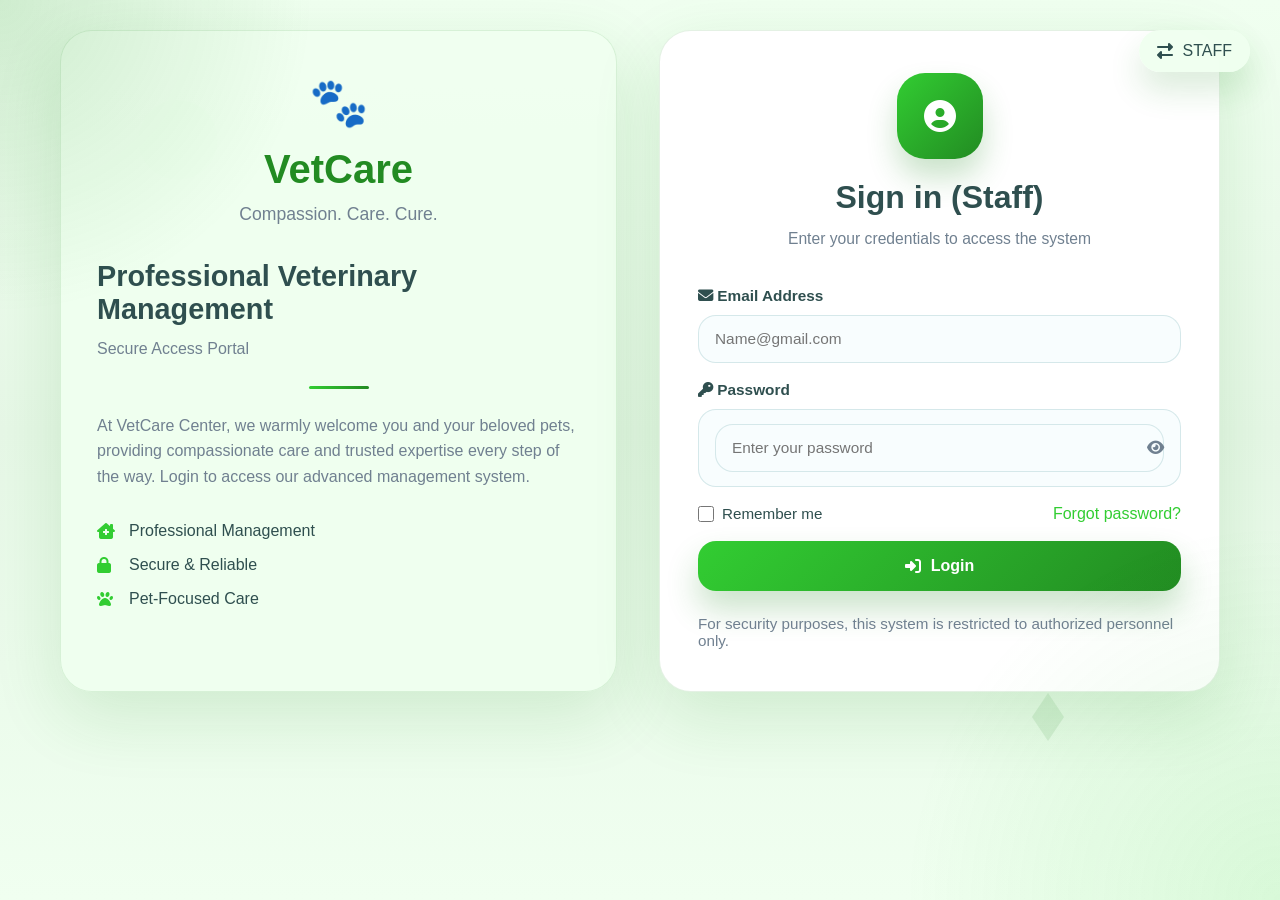
<file: index.html>
<!DOCTYPE html>
<html lang="en">
<head>
  <meta charset="UTF-8">
  <meta name="viewport" content="width=device-width, initial-scale=1.0">
  <title>VetCare Login - Professional Veterinary Management System</title>
  <link rel="stylesheet" href="Vet_log_CSS.css">
  <link rel="stylesheet" href="https://cdnjs.cloudflare.com/ajax/libs/font-awesome/6.5.0/css/all.min.css">
</head>

<body>

<div class="container">

  <!-- BACKGROUND DECORATION -->
  <div class="decoration decoration-1"></div>
  <div class="decoration decoration-2"></div>

  <!-- TOP RIGHT TOGGLE -->
  <div class="toggle" onclick="switchRole()">
    <i class="fas fa-exchange-alt"></i>
    <span id="roleText">STAFF</span>
  </div>

  <!-- LEFT SIDE BRANDING -->
  <div class="left">
    <div class="logo-section">
      <div class="logo-icon">🐾</div>
      <h1>VetCare</h1>
      <p class="tagline">Compassion. Care. Cure.</p>
    </div>

    <h2>Professional Veterinary Management</h2>
    <p>Secure Access Portal</p>

    <div class="line"></div>

    <p class="desc">
      At VetCare Center, we warmly welcome you and your beloved pets, providing compassionate care and trusted expertise every step of the way. Login to access our advanced management system.
    </p>

    <div class="features">
      <div class="feature-item">
        <i class="fas fa-clinic-medical"></i>
        <span>Professional Management</span>
      </div>
      <div class="feature-item">
        <i class="fas fa-lock"></i>
        <span>Secure & Reliable</span>
      </div>
      <div class="feature-item">
        <i class="fas fa-paw"></i>
        <span>Pet-Focused Care</span>
      </div>
    </div>
  </div>

  <!-- LOGIN CARD -->
  <div class="login-card">
    <div class="card-header">
      <div class="header-icon">
        <i class="fas fa-user-circle"></i>
      </div>
      <h2 id="formTitle">Sign in (Staff)</h2>
      <p id="formSubtitle">Enter your credentials to access the system</p>
    </div>

    <form id="loginForm" onsubmit="handleLogin(event)">
      <div class="form-group">
        <label for="email">
          <i class="fas fa-envelope"></i> Email Address
        </label>
        <input type="email" id="email" placeholder="Name@gmail.com" required>
        <span class="error-message" id="emailError"></span>
      </div>

      <div class="form-group">
        <label for="password">
          <i class="fas fa-key"></i> Password
        </label>
        <div class="password-field">
          <input type="password" id="password" placeholder="Enter your password" required>
          <i class="fas fa-eye toggle-password" onclick="togglePasswordVisibility()"></i>
        </div>
        <span class="error-message" id="passwordError"></span>
      </div>

      <div class="remember-section">
        <label class="checkbox">
          <input type="checkbox" id="rememberMe">
          <span>Remember me</span>
        </label>
        <a href="#" class="forgot-password">Forgot password?</a>
      </div>

      <button type="submit" class="login-btn">
        <i class="fas fa-sign-in-alt"></i> Login
      </button>

      <div class="message" id="loginMessage"></div>
    </form>

    <div class="footer-text">
      <p>For security purposes, this system is restricted to authorized personnel only.</p>
    </div>
  </div>

</div>

<script src="Vet_log_JS.js"></script>
</body>
</html>
</file>
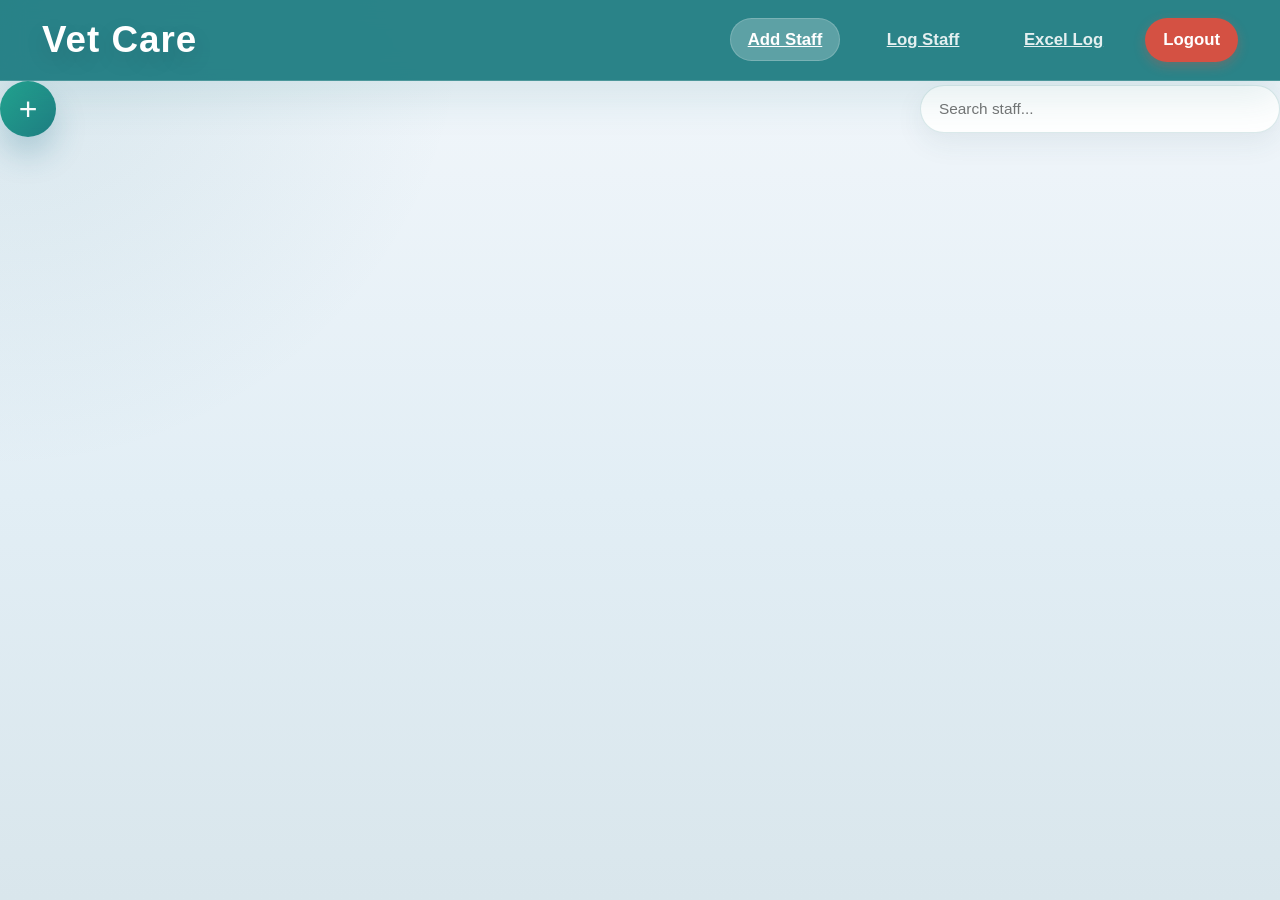
<file: Vet_Admin_HTML.html>
<!DOCTYPE html>
<html lang="en">
<head>
    <meta charset="UTF-8">
    <meta name="viewport" content="width=device-width, initial-scale=1.0">
    <title>Vet Care Admin</title>
    <link rel="stylesheet" href="Vet_Admin_CSS.css">
    <link rel="stylesheet" href="https://cdnjs.cloudflare.com/ajax/libs/font-awesome/6.5.0/css/all.min.css">
</head>
<body>
    <header class="navbar">
        <div class="logo">Vet Care</div>
        <div class="nav-container">
            <nav>
                <a href="#" class="nav-btn active">Add Staff</a>
                <a href="#" class="nav-btn">Log Staff</a>
                <a href="#" class="nav-btn">Excel Log</a>
            </nav>
            <button class="logout-btn" onclick="logout()">Logout</button>
        </div>
    </header>
    <main>
        <section class="staff-section">
            <div class="staff-controls">
                <button class="add-btn" id="openModal">+</button>
                <input type="text" id="searchBar" placeholder="Search staff...">
            </div>
            <div id="staffCards" class="staff-cards"></div>
        </section>
        <section class="excel-log-section" style="display: none;">
            <div class="excel-controls">
                <div class="excel-search-filter">
                    <input type="text" id="excelSearchInput" placeholder="Search by owner name, cell number...">
                    <select id="excelFilterSelect">
                        <option value="">All Records</option>
                        <option value="owner">Filter by Owner Name</option>
                        <option value="cell">Filter by Cell Number</option>
                        <option value="date">Filter by Date</option>
                    </select>
                </div>
                <div class="excel-action-btns">
                    <button class="delete-all-btn" id="deleteAllBtn">Delete All</button>
                    <button class="export-btn" id="exportBtn">Excel Extract</button>
                </div>
            </div>
            <div id="lastExtractionInfo" class="last-extraction-info" style="margin: 0 20px 18px; color: #1f7d82; font-weight: 700; font-size: 0.95rem; display: none;"></div>
            <div id="excelLogTableContainer">
                <table id="excelLogTable">
                    <thead>
                        <tr>
                            <th>#</th>
                            <th>Date Logged</th>
                            <th>Owner Name</th>
                            <th>Cell Number</th>
                            <th>Birth Date</th>
                            <th>Address</th>
                            <th>Owner Code</th>
                            <th>Pet Name</th>
                            <th>Pets / LiveStock</th>
                            <th>Sex</th>
                            <th>Save Date</th>
                            <th>Symptoms</th>
                            <th>Medication</th>
                        </tr>
                    </thead>
                    <tbody id="excelLogTableBody">
                    </tbody>
                </table>
            </div>
        </section>
    </main>
    <!-- Add Staff Modal -->
    <div id="staffModal" class="modal">
        <div class="modal-content modal-wide">
            <span class="close" id="closeModal">&times;</span>
            <h2 id="formTitle">Register New Staff</h2>
            <form id="staffForm">
                <div class="form-row">
                    <label>Full Name:<input type="text" id="fullName" required><span class="error-msg" id="fullNameErr"></span></label>
                    <label>Gender:<select id="gender" required>
                        <option value="">Select Gender</option>
                        <option value="Male">Male</option>
                        <option value="Female">Female</option>
                        <option value="LGBTQ+">LGBTQ+</option>
                    </select><span class="error-msg" id="genderErr"></span></label>
                </div>
                <div class="form-row">
                    <label>Birth Date:<input type="date" id="birthDate" required><span class="error-msg" id="birthDateErr"></span></label>
                    <label>Age:<input type="text" id="age" readonly></label>
                </div>
                <div class="form-row">
                    <label>Address:<input type="text" id="address" required><span class="error-msg" id="addressErr"></span></label>
                    <label>Cell Number:<input type="text" id="cellNumber" required><span class="error-msg" id="cellNumberErr"></span></label>
                </div>
                <div class="form-row">
                    <label>Gmail:<input type="email" id="gmail" required><span class="error-msg" id="gmailErr"></span></label>
                    <label class="password-field">Password:<input type="password" id="password" required><i class="fa fa-eye toggle-password" id="togglePassword"></i><span class="error-msg" id="passwordErr"></span></label>
                </div>
                <button type="submit" id="formSubmitBtn">Add Staff</button>
                <button type="button" id="cancelBtn">Cancel</button>
            </form>
        </div>
    </div>

    <!-- Staff Info Modal -->
    <div id="infoModal" class="modal">
    <div class="modal-content info-modal-card">
        <span class="close" id="closeInfoModal">&times;</span>
        <div class="info-header">
            <div id="infoProfilePic" class="profile-pic large"></div>
            <div class="info-actions">
                <i class="fa fa-pen edit-btn" id="editStaffBtn" title="Edit"></i>
                <i class="fa fa-trash delete-btn" id="deleteStaffBtn" title="Delete"></i>
            </div>
        </div>
        <div id="infoDetails"></div>
    </div>
</div>

    <!-- Delete Confirmation Modal -->
    <div id="deleteModal" class="modal">
        <div class="modal-content modal-confirm">
            <span class="close" id="closeDeleteModal">&times;</span>
            <h3>Are you sure you want to delete this staff?</h3>
            <div class="confirm-actions">
                <button id="confirmDeleteBtn" disabled>Yes (<span id="deleteCountdown">5</span>)</button>
                <button id="cancelDeleteBtn">No</button>
            </div>
        </div>
    </div>

    <!-- CSV Preview Modal -->
    <div id="csvPreviewModal" class="modal">
        <div class="modal-content modal-wide">
            <span class="close" id="closeCsvPreviewModal">&times;</span>
            <h3>CSV Export Preview</h3>
            <div id="csvPreviewContent" style="max-height: 400px; overflow-y: auto; background: #f9f9f9; padding: 10px; border: 1px solid #ddd; margin: 10px 0;"></div>
            <div class="confirm-actions">
                <button id="confirmCsvExportBtn">Export to CSV</button>
                <button id="cancelCsvExportBtn">Cancel</button>
            </div>
        </div>
    </div>
    <script src="Vet_Admin_JS.js"></script>
</body>
</html>
</file>
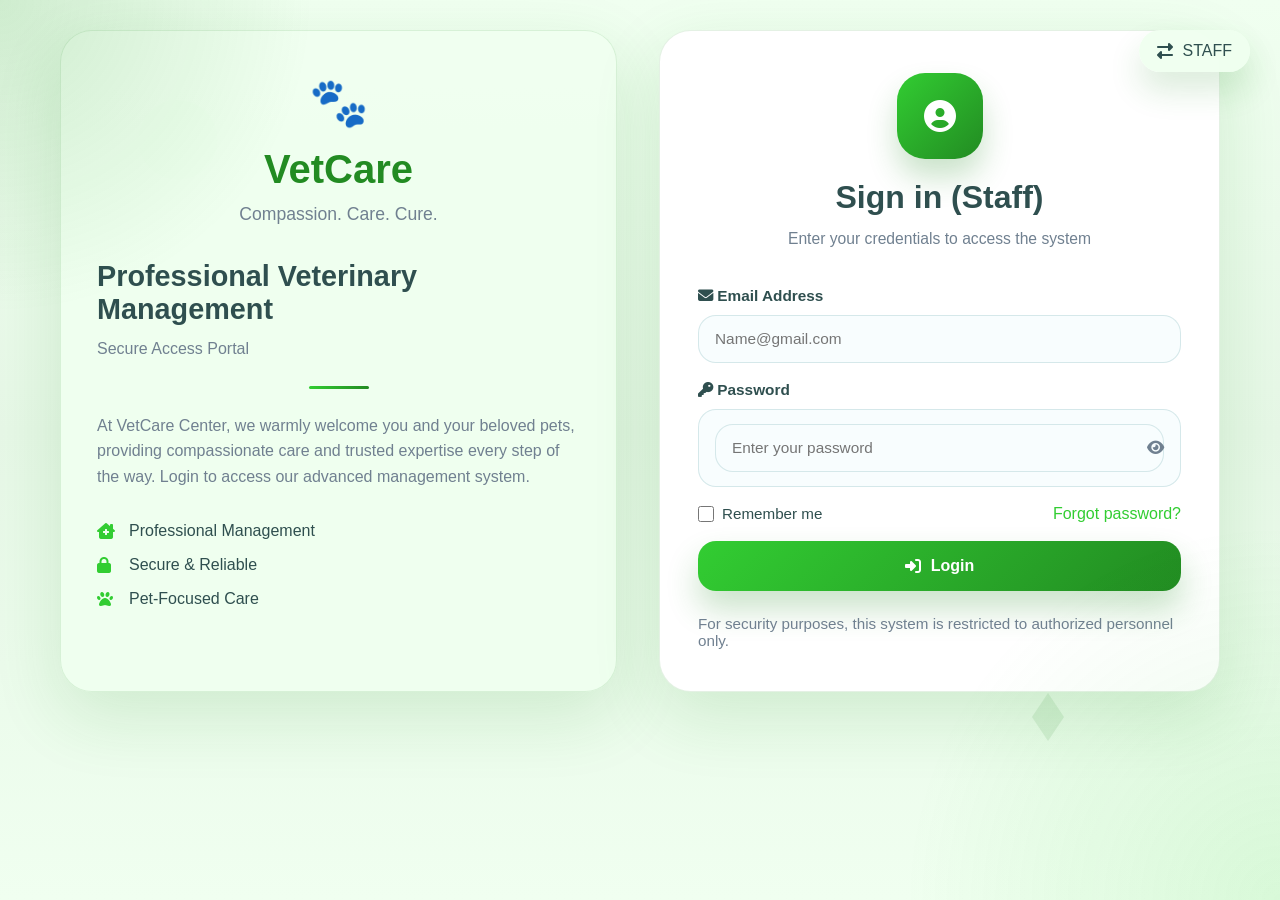
<file: Vet_log_HTML.html>
<!DOCTYPE html>
<html lang="en">
<head>
  <meta charset="UTF-8">
  <meta name="viewport" content="width=device-width, initial-scale=1.0">
  <title>VetCare Login - Professional Veterinary Management System</title>
  <link rel="stylesheet" href="Vet_log_CSS.css">
  <link rel="stylesheet" href="https://cdnjs.cloudflare.com/ajax/libs/font-awesome/6.5.0/css/all.min.css">
</head>

<body>

<div class="container">

  <!-- BACKGROUND DECORATION -->
  <div class="decoration decoration-1"></div>
  <div class="decoration decoration-2"></div>

  <!-- TOP RIGHT TOGGLE -->
  <div class="toggle" onclick="switchRole()">
    <i class="fas fa-exchange-alt"></i>
    <span id="roleText">STAFF</span>
  </div>

  <!-- LEFT SIDE BRANDING -->
  <div class="left">
    <div class="logo-section">
      <div class="logo-icon">🐾</div>
      <h1>VetCare</h1>
      <p class="tagline">Compassion. Care. Cure.</p>
    </div>

    <h2>Professional Veterinary Management</h2>
    <p>Secure Access Portal</p>

    <div class="line"></div>

    <p class="desc">
      At VetCare Center, we warmly welcome you and your beloved pets, providing compassionate care and trusted expertise every step of the way. Login to access our advanced management system.
    </p>

    <div class="features">
      <div class="feature-item">
        <i class="fas fa-clinic-medical"></i>
        <span>Professional Management</span>
      </div>
      <div class="feature-item">
        <i class="fas fa-lock"></i>
        <span>Secure & Reliable</span>
      </div>
      <div class="feature-item">
        <i class="fas fa-paw"></i>
        <span>Pet-Focused Care</span>
      </div>
    </div>
  </div>

  <!-- LOGIN CARD -->
  <div class="login-card">
    <div class="card-header">
      <div class="header-icon">
        <i class="fas fa-user-circle"></i>
      </div>
      <h2 id="formTitle">Sign in (Staff)</h2>
      <p id="formSubtitle">Enter your credentials to access the system</p>
    </div>

    <form id="loginForm" onsubmit="handleLogin(event)">
      <div class="form-group">
        <label for="email">
          <i class="fas fa-envelope"></i> Email Address
        </label>
        <input type="email" id="email" placeholder="Name@gmail.com" required>
        <span class="error-message" id="emailError"></span>
      </div>

      <div class="form-group">
        <label for="password">
          <i class="fas fa-key"></i> Password
        </label>
        <div class="password-field">
          <input type="password" id="password" placeholder="Enter your password" required>
          <i class="fas fa-eye toggle-password" onclick="togglePasswordVisibility()"></i>
        </div>
        <span class="error-message" id="passwordError"></span>
      </div>

      <div class="remember-section">
        <label class="checkbox">
          <input type="checkbox" id="rememberMe">
          <span>Remember me</span>
        </label>
        <a href="#" class="forgot-password">Forgot password?</a>
      </div>

      <button type="submit" class="login-btn">
        <i class="fas fa-sign-in-alt"></i> Login
      </button>

      <div class="message" id="loginMessage"></div>
    </form>

    <div class="footer-text">
      <p>For security purposes, this system is restricted to authorized personnel only.</p>
    </div>
  </div>

</div>

<script src="Vet_log_JS.js"></script>
</body>
</html>
</file>
<file: Vet_log_CSS.css>
:root {
  --primary: #228b22;
  --primary-dark: #006400;
  --accent: #32cd32;
  --surface: #ffffff;
  --surface-soft: #f0fff0;
  --text: #2f4f4f;
  --muted: #708090;
  --shadow: 0 24px 68px rgba(34, 139, 34, 0.14);
  --transition: all 0.28s cubic-bezier(0.4, 0, 0.2, 1);
  --danger: #e74c3c;
}

* {
  margin: 0;
  padding: 0;
  box-sizing: border-box;
}

html, body {
  width: 100%;
  min-height: 100%;
}

body {
  background: linear-gradient(180deg, #f0fff0 0%, #e6f7e6 48%, #f0fff0 100%);
  font-family: 'Inter', 'Segoe UI', Arial, sans-serif;
  color: var(--text);
  display: flex;
  align-items: center;
  justify-content: center;
  padding: 30px;
}

body::before {
  content: '';
  position: fixed;
  inset: 0;
  background: radial-gradient(circle at top left, rgba(34, 139, 34, 0.16), transparent 20%),
              radial-gradient(circle at bottom right, rgba(50, 205, 50, 0.12), transparent 24%);
  pointer-events: none;
}

.container {
  width: min(1160px, 100%);
  display: flex;
  gap: 42px;
  justify-content: center;
  align-items: stretch;
}

.decoration {
  position: absolute;
  pointer-events: none;
  opacity: 0.1;
  z-index: -1;
}

.decoration-1 {
  top: 10%;
  left: 10%;
  width: 100px;
  height: 100px;
  background: url('data:image/svg+xml,<svg xmlns="http://www.w3.org/2000/svg" viewBox="0 0 100 100"><circle cx="50" cy="50" r="40" fill="%2332cd32"/></svg>') no-repeat center;
  background-size: contain;
}

.decoration-2 {
  bottom: 15%;
  right: 15%;
  width: 80px;
  height: 80px;
  background: url('data:image/svg+xml,<svg xmlns="http://www.w3.org/2000/svg" viewBox="0 0 100 100"><path d="M50 10 L70 40 L50 70 L30 40 Z" fill="%23228b22"/></svg>') no-repeat center;
  background-size: contain;
}

.left {
  flex: 1;
  min-width: 300px;
  background: rgba(240, 255, 240, 0.95);
  border-radius: 32px;
  padding: 44px 36px;
  box-shadow: var(--shadow);
  border: 1px solid rgba(34, 139, 34, 0.12);
}

.logo-section {
  text-align: center;
  margin-bottom: 32px;
}

.logo-icon {
  font-size: 3rem;
  color: var(--primary);
  margin-bottom: 16px;
}

.logo-section h1 {
  font-size: 2.5rem;
  color: var(--primary);
  margin: 0 0 8px;
}

.tagline {
  color: var(--muted);
  font-size: 1.1rem;
  font-weight: 500;
}

.left h2 {
  color: var(--text);
  font-size: 1.8rem;
  margin: 20px 0 10px;
}

.left p {
  color: var(--muted);
  line-height: 1.6;
}

.line {
  width: 60px;
  height: 3px;
  background: linear-gradient(90deg, var(--accent), var(--primary));
  margin: 24px auto;
  border-radius: 2px;
}

.desc {
  margin-bottom: 32px;
}

.features {
  display: flex;
  flex-direction: column;
  gap: 16px;
}

.feature-item {
  display: flex;
  align-items: center;
  gap: 12px;
  color: var(--text);
}

.feature-item i {
  color: var(--accent);
  width: 20px;
}

.login-card {
  flex: 1;
  min-width: 340px;
  background: #ffffff;
  border-radius: 32px;
  padding: 42px 38px;
  box-shadow: var(--shadow);
  border: 1px solid rgba(34, 139, 34, 0.12);
  animation: fadeInUp 0.8s ease-out;
}

.card-header {
  text-align: center;
  margin-bottom: 34px;
}

.header-icon {
  width: 86px;
  height: 86px;
  border-radius: 28px;
  background: linear-gradient(135deg, var(--accent), var(--primary));
  display: grid;
  place-items: center;
  color: #fff;
  margin: 0 auto 20px;
  box-shadow: 0 18px 30px rgba(34, 139, 34, 0.24);
}

.header-icon i {
  font-size: 2rem;
}

.card-header h2 {
  font-size: 2rem;
  margin-bottom: 10px;
}

.card-header p {
  color: var(--muted);
  font-size: 0.98rem;
  line-height: 1.7;
}

form {
  display: grid;
  gap: 18px;
}

.form-group {
  display: grid;
  gap: 10px;
}

.form-group label {
  font-size: 0.96rem;
  font-weight: 700;
  color: var(--text);
}

.form-group input,
.form-group .password-field,
.form-group textarea {
  width: 100%;
  border-radius: 18px;
  border: 1px solid rgba(31, 125, 130, 0.16);
  background: #f8fdfe;
  padding: 14px 16px;
  font-size: 0.96rem;
  color: var(--text);
  transition: var(--transition);
}

.form-group input:focus,
.form-group .password-field input:focus {
  border-color: var(--primary);
  outline: none;
  box-shadow: 0 0 0 4px rgba(34, 139, 34, 0.1);
}

.error-message {
  color: var(--danger);
  font-size: 0.85rem;
  margin-top: 4px;
  display: none;
}

.password-field {
  position: relative;
}

.password-field input {
  width: 100%;
}

.toggle-password {
  position: absolute;
  right: 16px;
  top: 50%;
  transform: translateY(-50%);
  color: var(--muted);
  cursor: pointer;
}

.password-field input::-ms-clear,
.password-field input::-ms-reveal {
  display: none;
}

.password-field input::-webkit-textfield-decoration-container {
  display: none !important;
}

.remember-section {
  display: flex;
  justify-content: space-between;
  align-items: center;
  gap: 12px;
}

.checkbox {
  display: inline-flex;
  align-items: center;
  gap: 8px;
  font-size: 0.95rem;
  color: var(--text);
}

.checkbox input {
  width: 16px;
  height: 16px;
}

.forgot-password {
  color: var(--accent);
  text-decoration: none;
  transition: var(--transition);
}

.forgot-password:hover {
  color: var(--primary-dark);
}

.login-btn {
  display: inline-flex;
  align-items: center;
  justify-content: center;
  gap: 10px;
  padding: 16px 22px;
  border-radius: 18px;
  border: none;
  background: linear-gradient(135deg, var(--accent), var(--primary));
  color: #fff;
  font-size: 1rem;
  font-weight: 700;
  cursor: pointer;
  box-shadow: 0 18px 32px rgba(34, 139, 34, 0.24);
  transition: var(--transition);
}

.login-btn:hover {
  transform: translateY(-2px);
}

.message {
  padding: 14px 18px;
  border-radius: 18px;
  display: none;
  font-weight: 600;
}

.message.success {
  background: rgba(34, 117, 138, 0.12);
  color: var(--primary-dark);
}

.message.error {
  background: rgba(231, 76, 60, 0.12);
  color: var(--danger);
}

.footer-text p {
  margin-top: 24px;
  color: var(--muted);
  font-size: 0.95rem;
}

.toggle {
  position: fixed;
  right: 30px;
  top: 30px;
  display: inline-flex;
  align-items: center;
  gap: 10px;
  padding: 12px 18px;
  background: rgba(240, 255, 240, 0.95);
  color: var(--text);
  border-radius: 999px;
  box-shadow: 0 18px 32px rgba(34, 139, 34, 0.16);
  cursor: pointer;
  transition: var(--transition);
}

.toggle:hover {
  transform: translateY(-2px);
}

@media (max-width: 960px) {
  .container {
    flex-direction: column;
    padding: 20px 10px;
  }
  .left,
  .login-card {
    width: 100%;
    min-width: unset;
  }
  .left {
    margin-bottom: 24px;
  }
}

@media (max-width: 650px) {
  body {
    padding: 18px;
  }
  .card-header h2 {
    font-size: 1.7rem;
  }
  .form-group {
    gap: 8px;
  }
  .remember-section {
    flex-direction: column;
    align-items: stretch;
  }
}

@keyframes fadeInUp {
  from { opacity: 0; transform: translateY(30px); }
  to { opacity: 1; transform: translateY(0); }
}
</file>
<file: Vet_Admin_CSS.css>
:root {
    --bg: #eef3f7;
    --surface: #ffffff;
    --surface-soft: #f5f9fb;
    --surface-strong: #d9e5eb;
    --text: #22303f;
    --muted: #6b7b8a;
    --primary: #1f7d82;
    --primary-dark: #165c62;
    --accent: #22a58f;
    --accent-soft: #def5ef;
    --danger: #e74c3c;
    --shadow: 0 20px 45px rgba(34, 73, 92, 0.12);
    --shadow-soft: 0 10px 28px rgba(34, 73, 92, 0.08);
    --radius: 24px;
    --transition: all 0.28s cubic-bezier(0.4, 0, 0.2, 1);
}

* {
    box-sizing: border-box;
}

body {
    margin: 0;
    min-height: 100vh;
    font-family: 'Inter', 'Segoe UI', Arial, sans-serif;
    background: radial-gradient(circle at top left, rgba(34, 117, 138, 0.12), transparent 30%),
                linear-gradient(180deg, #f3f7fb 0%, #e2eef5 55%, #d9e6ec 100%);
    color: var(--text);
}

.navbar {
    position: sticky;
    top: 0;
    z-index: 20;
    display: flex;
    align-items: center;
    justify-content: space-between;
    padding: 18px 42px;
    background: rgba(31, 125, 130, 0.95);
    backdrop-filter: blur(12px);
    border-bottom: 1px solid rgba(255, 255, 255, 0.16);
    box-shadow: 0 18px 40px rgba(31, 125, 130, 0.12);
    transition: var(--transition);
}

.nav-container {
    display: flex;
    align-items: center;
    gap: 24px;
}

.navbar:hover {
    box-shadow: 0 22px 44px rgba(31, 125, 130, 0.16);
}

.logo {
    font-size: 2.3rem;
    font-weight: 800;
    letter-spacing: 1px;
    color: #fff;
    text-shadow: 0 8px 22px rgba(0, 0, 0, 0.14);
}

nav .nav-btn {
    margin-left: 24px;
    font-size: 1.05rem;
    font-weight: 700;
    color: rgba(255, 255, 255, 0.88);
    background: transparent;
    border: none;
    cursor: pointer;
    padding: 12px 18px;
    border-radius: 999px;
    transition: var(--transition);
}

nav .nav-btn:hover {
    color: #fff;
    background: rgba(255, 255, 255, 0.16);
    transform: translateY(-1px);
}

nav .nav-btn.active {
    color: #fff;
    background: rgba(255, 255, 255, 0.24);
    box-shadow: inset 0 0 0 1px rgba(255, 255, 255, 0.18);
}

.logout-btn {
    font-size: 1.05rem;
    font-weight: 700;
    color: #fff;
    background: rgba(231, 76, 60, 0.9);
    border: none;
    cursor: pointer;
    padding: 12px 18px;
    border-radius: 999px;
    transition: var(--transition);
    box-shadow: 0 4px 12px rgba(231, 76, 60, 0.3);
}

.logout-btn:hover {
    background: rgba(231, 76, 60, 1);
    transform: translateY(-1px);
    box-shadow: 0 6px 16px rgba(231, 76, 60, 0.4);
}
.excel-log-section {
    max-width: 1140px;
    margin: 48px auto 0;
    padding: 0 24px;
}

.staff-controls {
    display: flex;
    flex-wrap: wrap;
    align-items: center;
    justify-content: space-between;
    gap: 18px;
    margin-bottom: 28px;
}

.add-btn {
    width: 56px;
    height: 56px;
    border-radius: 50%;
    border: none;
    color: #fff;
    font-size: 2rem;
    cursor: pointer;
    background: linear-gradient(135deg, var(--accent), var(--primary));
    box-shadow: 0 18px 30px rgba(34, 117, 138, 0.25);
    transition: var(--transition);
}

.add-btn:hover {
    transform: scale(1.05);
    box-shadow: 0 24px 40px rgba(34, 117, 138, 0.28);
}

#searchBar {
    flex: 1;
    max-width: 360px;
    min-width: 220px;
    padding: 14px 18px;
    border-radius: 999px;
    border: 1px solid rgba(31, 125, 130, 0.16);
    background: #fff;
    color: var(--text);
    font-size: 0.96rem;
    box-shadow: var(--shadow-soft);
    outline: none;
    transition: var(--transition);
}

#searchBar:focus {
    border-color: var(--primary);
    box-shadow: 0 12px 28px rgba(31, 125, 130, 0.12);
}

.staff-cards {
    display: grid;
    grid-template-columns: repeat(auto-fit, minmax(210px, 1fr));
    gap: 24px;
    padding-bottom: 30px;
}

.empty-state {
    padding: 80px 20px;
    color: var(--muted);
    font-size: 1.15rem;
    text-align: center;
    background: #ffffff;
    border-radius: 28px;
    box-shadow: var(--shadow);
}

.staff-card {
    background: linear-gradient(180deg, #fff 0%, #f8fcfd 100%);
    border-radius: 28px;
    padding: 24px 20px;
    display: flex;
    flex-direction: column;
    align-items: center;
    gap: 12px;
    box-shadow: var(--shadow-soft);
    transition: transform 0.35s ease, box-shadow 0.35s ease, border 0.35s ease;
    border: 1px solid rgba(31, 125, 130, 0.12);
}

.staff-card:hover {
    transform: translateY(-6px);
    box-shadow: 0 22px 42px rgba(31, 125, 130, 0.14);
    border-color: rgba(31, 125, 130, 0.2);
}

.profile-pic {
    width: 80px;
    height: 80px;
    border-radius: 50%;
    background: linear-gradient(135deg, var(--accent-soft), rgba(31, 125, 130, 0.1));
    display: flex;
    align-items: center;
    justify-content: center;
    overflow: hidden;
    box-shadow: inset 0 0 0 1px rgba(31, 125, 130, 0.08), 0 12px 24px rgba(31, 125, 130, 0.08);
    font-size: 2rem;
    font-weight: 700;
    color: var(--primary);
    text-transform: uppercase;
    transition: var(--transition);
}

.profile-pic:hover {
    transform: scale(1.05);
    box-shadow: inset 0 0 0 1px rgba(31, 125, 130, 0.12), 0 16px 32px rgba(31, 125, 130, 0.12);
}

.profile-pic.large {
    width: 140px;
    height: 140px;
    font-size: 3rem;
}

.staff-info {
    text-align: center;
    width: 100%;
}

.staff-info .staff-name {
    font-size: 1rem;
    font-weight: 700;
    color: var(--text);
    margin-bottom: 4px;
}

.staff-info .staff-details {
    color: var(--muted);
    font-size: 0.9rem;
    margin-bottom: 2px;
}

.staff-info .staff-contact {
    color: var(--muted);
    font-size: 0.85rem;
}

.modal {
    display: none;
    position: fixed;
    inset: 0;
    z-index: 1000;
    background: rgba(20, 38, 52, 0.42);
    align-items: center;
    justify-content: center;
    padding: 24px;
    backdrop-filter: blur(3px);
}

.modal-content {
    width: min(95vw, 720px);
    background: linear-gradient(180deg, #ffffff 0%, #f8fcfd 100%);
    border-radius: 28px;
    padding: 36px 40px;
    box-shadow: 0 28px 70px rgba(31, 125, 130, 0.16);
    border: 1px solid rgba(31, 125, 130, 0.12);
    animation: popIn 0.35s cubic-bezier(0.22, 1, 0.36, 1);
}

.modal-wide {
    min-width: 540px;
    max-width: 760px;
}

.modal-confirm {
    min-width: 320px;
    max-width: 420px;
    text-align: center;
}

@keyframes popIn {
    from { opacity: 0; transform: translateY(22px) scale(0.98); }
    to { opacity: 1; transform: translateY(0) scale(1); }
}

.close {
    position: absolute;
    right: 18px;
    top: 18px;
    font-size: 1.5rem;
    color: var(--muted);
    cursor: pointer;
    transition: var(--transition);
}

.close:hover {
    color: var(--text);
    transform: scale(1.05);
}

.form-row {
    display: grid;
    grid-template-columns: repeat(auto-fit, minmax(220px, 1fr));
    gap: 20px;
    align-items: flex-start;
}

.form-row label {
    display: grid;
    gap: 10px;
    font-size: 0.95rem;
    color: var(--text);
    font-weight: 600;
}

form label input,
form label select {
    width: 100%;
    padding: 14px 16px;
    border-radius: 16px;
    border: 1px solid rgba(31, 125, 130, 0.16);
    background: #f9fcfd;
    color: var(--text);
    transition: var(--transition);
    font-size: 0.95rem;
}

.password-field input {
    padding-right: 46px;
}

form label input:focus,
form label select:focus {
    border-color: var(--primary);
    outline: none;
    box-shadow: 0 0 0 4px rgba(34, 117, 138, 0.08);
}

.toggle-password {
    position: absolute;
    right: 16px;
    top: 50%;
    transform: translateY(-50%);
    cursor: pointer;
    color: var(--muted);
    transition: var(--transition);
}

.toggle-password:hover {
    color: var(--primary);
}

form label {
    position: relative;
}

form input[type="file"] {
    padding: 12px 14px;
}

form button[type="submit"],
#cancelBtn,
.delete-all-btn,
.export-btn {
    margin-top: 18px;
    padding: 14px 26px;
    border-radius: 16px;
    font-size: 1rem;
    font-weight: 700;
    border: none;
    cursor: pointer;
    transition: var(--transition);
}

form button[type="submit"] {
    background: linear-gradient(135deg, var(--accent), var(--primary));
    color: #fff;
    box-shadow: 0 16px 24px rgba(34, 117, 138, 0.18);
}

form button[type="submit"]:hover {
    transform: translateY(-1px);
    box-shadow: 0 20px 28px rgba(34, 117, 138, 0.22);
}

#cancelBtn {
    background: #f4f6f7;
    color: var(--text);
}

#cancelBtn:hover {
    background: #e9eef2;
}

.error-msg {
    color: var(--danger);
    font-size: 0.85rem;
    margin-top: 4px;
}

.error-msg.show {
    display: block;
}

form input.input-error,
form select.input-error {
    border-color: var(--danger);
}

.info-header {
    display: flex;
    justify-content: space-between;
    gap: 18px;
    align-items: center;
    margin-bottom: 18px;
}

.info-actions {
    display: flex;
    gap: 12px;
}

.edit-btn,
.delete-btn {
    width: 44px;
    height: 44px;
    border-radius: 14px;
    display: grid;
    place-items: center;
    color: #fff;
    background: rgba(31, 125, 130, 0.95);
    cursor: pointer;
    transition: var(--transition);
}

.delete-btn {
    background: var(--danger);
}

.edit-btn:hover,
.delete-btn:hover {
    transform: scale(1.05);
}

#infoDetails {
    line-height: 1.6;
    color: var(--text);
}

.confirm-actions {
    display: flex;
    justify-content: flex-end;
    gap: 12px;
    margin-top: 20px;
}

#confirmDeleteBtn,
#cancelDeleteBtn,
.delete-all-btn,
.export-btn {
    min-width: 140px;
}

#confirmDeleteBtn {
    background: var(--danger);
    color: #fff;
}

#confirmDeleteBtn:not(:disabled):hover,
.export-btn:hover,
.delete-all-btn:hover {
    transform: translateY(-1px);
}

#cancelDeleteBtn {
    background: #f4f6f7;
    color: var(--text);
}

.delete-all-btn,
.export-btn {
    background: linear-gradient(135deg, #1f7d82 0%, #22a58f 100%);
    color: #fff;
    box-shadow: 0 16px 24px rgba(34, 117, 138, 0.16);
}

.excel-log-section {
    background: #ffffff;
    border-radius: 32px;
    padding: 30px 26px 34px;
    box-shadow: var(--shadow);
    border: 1px solid rgba(31, 125, 130, 0.12);
}

.excel-controls {
    display: flex;
    flex-wrap: wrap;
    justify-content: space-between;
    align-items: center;
    gap: 16px;
    margin-bottom: 24px;
}

.excel-search-filter {
    display: flex;
    flex-wrap: wrap;
    gap: 14px;
    align-items: center;
}

#excelSearchInput,
#activitySearchInput,
#excelFilterSelect {
    padding: 14px 16px;
    border-radius: 16px;
    border: 1px solid rgba(31, 125, 130, 0.14);
    background: #f8fbfb;
    color: var(--text);
    font-size: 0.95rem;
}

#excelSearchInput:focus,
#activitySearchInput:focus,
#excelFilterSelect:focus {
    border-color: var(--primary);
    outline: none;
    box-shadow: 0 0 0 4px rgba(34, 117, 138, 0.08);
}

#excelLogTableContainer {
    overflow-x: auto;
    border-radius: 24px;
    border: 1px solid rgba(31, 125, 130, 0.12);
    background: #ffffff;
}

#excelLogTable,
#activityLogTable {
    width: 100%;
    border-collapse: collapse;
    min-width: 1180px;
}

#excelLogTable th,
#excelLogTable td,
#activityLogTable th,
#activityLogTable td {
    padding: 16px 18px;
    text-align: center;
    font-size: 0.92rem;
}

#excelLogTable th,
#activityLogTable th {
    background: linear-gradient(135deg, rgba(31, 125, 130, 0.12), rgba(34, 117, 138, 0.2));
    color: var(--text);
    font-weight: 700;
    letter-spacing: 0.02em;
}

#excelLogTable tbody tr,
#activityLogTable tbody tr {
    border-bottom: 1px solid rgba(31, 125, 130, 0.08);
}

#excelLogTable tbody tr:nth-child(even),
#activityLogTable tbody tr:nth-child(even) {
    background: #f8fbfb;
}

#excelLogTable tbody tr:hover,
#activityLogTable tbody tr:hover {
    background: #eef7f7;
}

#excelLogTable td:first-child,
#excelLogTable th:first-child,
#activityLogTable td:first-child,
#activityLogTable th:first-child {
    text-align: left;
}

#excelLogTable th:nth-child(9),
#excelLogTable td:nth-child(9) {
    min-width: 140px;
}

#lastExtractionInfo {
    display: none;
    font-size: 0.95rem;
    color: var(--primary-dark);
    margin-bottom: 18px;
    padding: 14px 18px;
    border-radius: 18px;
    background: rgba(34, 117, 138, 0.08);
    border: 1px solid rgba(34, 117, 138, 0.14);
}

@media (max-width: 1024px) {
    .navbar {
        padding: 18px 24px;
    }
    .staff-section,
    .excel-log-section {
        padding: 0 18px;
    }
    nav .nav-btn {
        margin-left: 14px;
        padding: 10px 14px;
    }
    .staff-card {
        padding: 20px;
    }
}

@media (max-width: 768px) {
    .staff-controls,
    .excel-controls {
        flex-direction: column;
        align-items: stretch;
    }
    .staff-section,
    .excel-log-section {
        margin-top: 32px;
    }
    .staff-cards {
        grid-template-columns: 1fr;
    }
    .nav-btn {
        font-size: 0.98rem;
    }
    .modal-content {
        padding: 28px 24px;
    }
}
</file>
